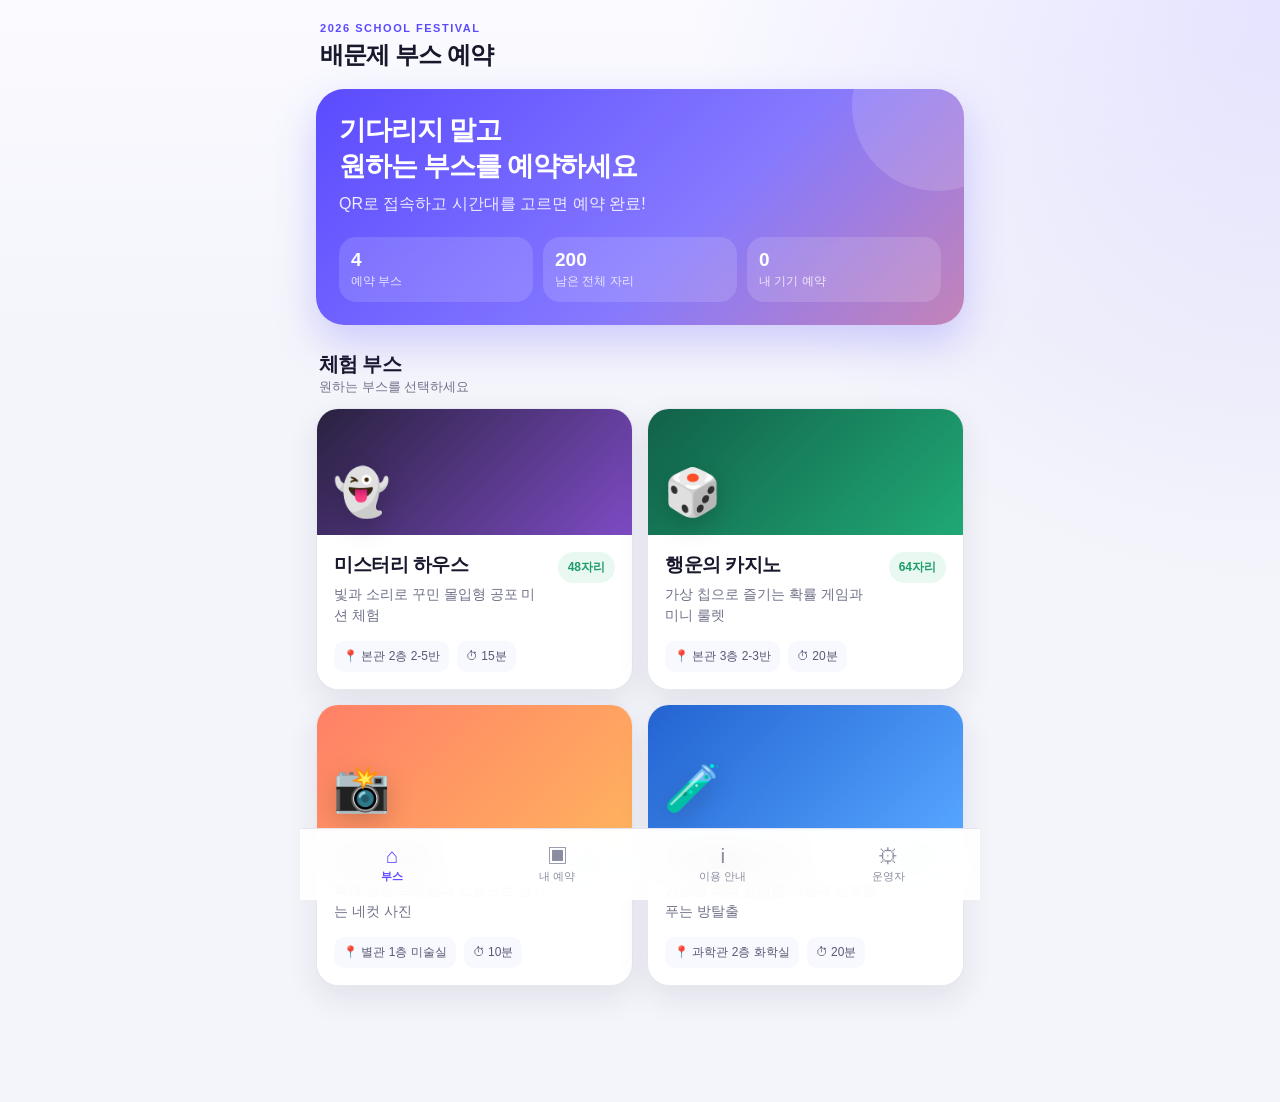
<file: index.html>
<!doctype html>
<html lang="ko">
<head>
  <meta charset="utf-8" />
  <meta name="viewport" content="width=device-width, initial-scale=1, viewport-fit=cover" />
  <meta name="theme-color" content="#5b4bff" />
  <meta name="description" content="학교 축제 부스 체험 예약 앱" />
  <meta name="apple-mobile-web-app-capable" content="yes" />
  <meta name="apple-mobile-web-app-status-bar-style" content="default" />
  <meta name="apple-mobile-web-app-title" content="축제예약" />
  <link rel="manifest" href="manifest.json" />
  <link rel="apple-touch-icon" href="icons/icon-192.png" />
  <link rel="icon" href="icons/icon-192.png" />
  <link rel="stylesheet" href="styles.css" />
  <title>배문제 부스 예약</title>
</head>
<body>
  <div class="app-shell">
    <header class="topbar">
      <div>
        <p class="eyebrow">2026 SCHOOL FESTIVAL</p>
        <h1>배문제 부스 예약</h1>
      </div>
      <button id="installButton" class="icon-button hidden" aria-label="앱 설치">＋</button>
    </header>

    <main id="app" class="content" aria-live="polite"></main>

    <nav class="bottom-nav" aria-label="주요 메뉴">
      <button class="nav-item active" data-route="home">
        <span class="nav-icon">⌂</span><span>부스</span>
      </button>
      <button class="nav-item" data-route="reservations">
        <span class="nav-icon">▣</span><span>내 예약</span>
      </button>
      <button class="nav-item" data-route="guide">
        <span class="nav-icon">i</span><span>이용 안내</span>
      </button>
      <button class="nav-item" data-route="admin">
        <span class="nav-icon">⚙</span><span>운영자</span>
      </button>
    </nav>
  </div>

  <div id="toast" class="toast" role="status" aria-live="polite"></div>
  <script src="app.js" defer></script>
</body>
</html>
</file>
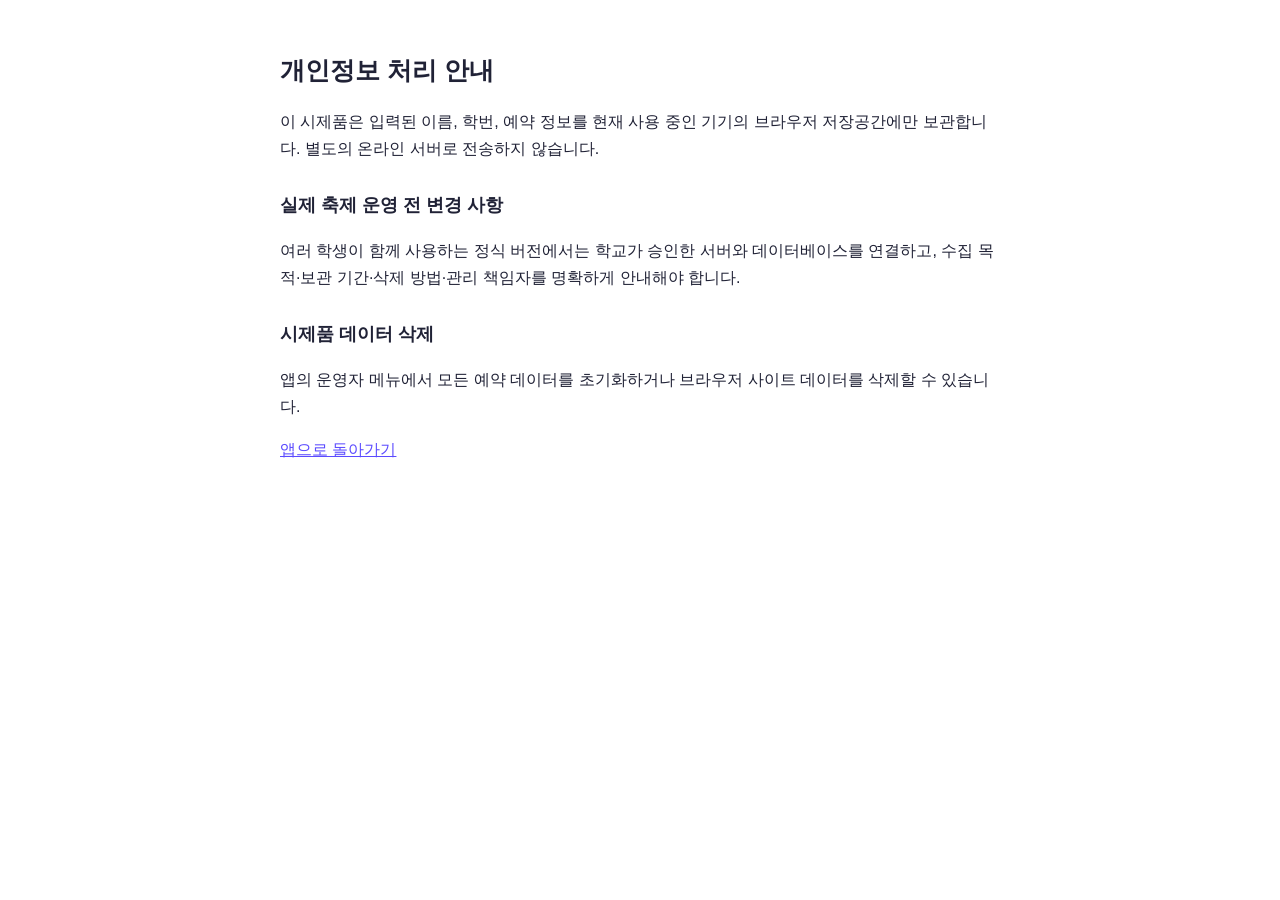
<file: privacy.html>
<!doctype html><html lang="ko"><head><meta charset="utf-8"><meta name="viewport" content="width=device-width,initial-scale=1"><title>개인정보 안내</title><style>body{font-family:-apple-system,BlinkMacSystemFont,"Segoe UI",sans-serif;max-width:720px;margin:0 auto;padding:32px 20px;line-height:1.7;color:#202236}h1{font-size:25px}h2{margin-top:28px;font-size:18px}a{color:#5b4bff}</style></head><body><h1>개인정보 처리 안내</h1><p>이 시제품은 입력된 이름, 학번, 예약 정보를 현재 사용 중인 기기의 브라우저 저장공간에만 보관합니다. 별도의 온라인 서버로 전송하지 않습니다.</p><h2>실제 축제 운영 전 변경 사항</h2><p>여러 학생이 함께 사용하는 정식 버전에서는 학교가 승인한 서버와 데이터베이스를 연결하고, 수집 목적·보관 기간·삭제 방법·관리 책임자를 명확하게 안내해야 합니다.</p><h2>시제품 데이터 삭제</h2><p>앱의 운영자 메뉴에서 모든 예약 데이터를 초기화하거나 브라우저 사이트 데이터를 삭제할 수 있습니다.</p><p><a href="index.html">앱으로 돌아가기</a></p></body></html>
</file>
<file: styles.css>
:root {
  --bg: #f4f5fb;
  --surface: #ffffff;
  --surface-soft: #f8f8ff;
  --text: #17182b;
  --muted: #70728a;
  --primary: #5b4bff;
  --primary-dark: #4637dc;
  --accent: #ff7a59;
  --success: #1f9d6a;
  --danger: #e34b5f;
  --border: #e4e5ef;
  --shadow: 0 12px 32px rgba(28, 29, 60, 0.09);
  --radius: 22px;
}

* { box-sizing: border-box; }
html { background: var(--bg); }
body {
  margin: 0;
  min-height: 100vh;
  color: var(--text);
  background:
    radial-gradient(circle at top right, rgba(91,75,255,.13), transparent 35%),
    linear-gradient(180deg, #fafaff 0, var(--bg) 340px);
  font-family: -apple-system, BlinkMacSystemFont, "Segoe UI", "Noto Sans KR", sans-serif;
}
button, input, select { font: inherit; }
button { -webkit-tap-highlight-color: transparent; }

.app-shell { width: min(100%, 680px); margin: 0 auto; min-height: 100vh; padding-bottom: 92px; }
.topbar {
  display: flex; align-items: center; justify-content: space-between;
  padding: calc(22px + env(safe-area-inset-top)) 20px 18px;
}
.eyebrow { margin: 0 0 5px; color: var(--primary); font-size: 11px; font-weight: 800; letter-spacing: .14em; }
h1 { margin: 0; font-size: 24px; letter-spacing: -.04em; }
h2, h3, p { overflow-wrap: anywhere; }
.content { padding: 0 16px 24px; }

.hero {
  position: relative; overflow: hidden; padding: 23px;
  border-radius: 28px; color: white;
  background: linear-gradient(135deg, #5b4bff 0%, #8579ff 58%, #ff8d72 140%);
  box-shadow: 0 18px 42px rgba(91,75,255,.25);
}
.hero::after { content:""; position:absolute; width:170px; height:170px; border-radius:50%; right:-58px; top:-68px; background:rgba(255,255,255,.14); }
.hero h2 { position:relative; margin:0 0 8px; font-size:27px; letter-spacing:-.04em; }
.hero p { position:relative; margin:0; line-height:1.55; color:rgba(255,255,255,.88); }
.hero-stats { position:relative; display:flex; gap:10px; margin-top:20px; }
.stat { flex:1; padding:12px; border-radius:17px; background:rgba(255,255,255,.14); backdrop-filter:blur(8px); }
.stat strong { display:block; font-size:19px; }
.stat span { font-size:12px; color:rgba(255,255,255,.8); }

.section-head { display:flex; align-items:end; justify-content:space-between; gap:12px; margin:26px 3px 12px; }
.section-head h2 { margin:0; font-size:20px; letter-spacing:-.035em; }
.section-head p { margin:0; color:var(--muted); font-size:13px; }

.booth-grid { display:grid; gap:14px; }
.booth-card, .panel, .reservation-card {
  background:var(--surface); border:1px solid rgba(228,229,239,.9); border-radius:var(--radius); box-shadow:var(--shadow);
}
.booth-card { overflow:hidden; cursor:pointer; transition:transform .18s ease, box-shadow .18s ease; }
.booth-card:active { transform:scale(.985); }
.booth-art { min-height:126px; display:flex; align-items:flex-end; padding:16px; color:#fff; }
.booth-art .emoji { font-size:46px; filter:drop-shadow(0 7px 12px rgba(0,0,0,.18)); }
.booth-body { padding:17px; }
.booth-topline { display:flex; align-items:flex-start; justify-content:space-between; gap:12px; }
.booth-topline h3 { margin:0 0 6px; font-size:19px; letter-spacing:-.025em; }
.booth-body p { margin:0; color:var(--muted); font-size:14px; line-height:1.5; }
.badge { display:inline-flex; align-items:center; gap:5px; white-space:nowrap; padding:7px 10px; border-radius:999px; font-size:12px; font-weight:700; }
.badge.open { background:#eaf8f2; color:var(--success); }
.badge.hot { background:#fff0ec; color:#d75837; }
.meta-row { display:flex; flex-wrap:wrap; gap:8px; margin-top:15px; }
.meta { padding:7px 9px; border-radius:10px; background:var(--surface-soft); color:#565971; font-size:12px; }

.icon-button, .back-button { border:0; background:var(--surface); color:var(--text); box-shadow:var(--shadow); cursor:pointer; }
.icon-button { width:42px; height:42px; border-radius:14px; font-size:24px; }
.back-button { padding:10px 13px; border-radius:13px; margin-bottom:14px; font-weight:700; }
.hidden { display:none !important; }

.detail-banner { min-height:190px; border-radius:28px; padding:22px; color:white; display:flex; flex-direction:column; justify-content:flex-end; box-shadow:var(--shadow); }
.detail-banner .emoji { font-size:57px; }
.detail-banner h2 { margin:10px 0 5px; font-size:28px; }
.detail-banner p { margin:0; color:rgba(255,255,255,.86); }
.panel { padding:19px; margin-top:15px; }
.panel h3 { margin:0 0 14px; font-size:17px; }
.info-list { display:grid; gap:11px; }
.info-row { display:flex; gap:12px; align-items:flex-start; color:#4f5268; line-height:1.45; }
.info-row strong { min-width:64px; color:var(--text); }

.slot-grid { display:grid; grid-template-columns:repeat(2, 1fr); gap:10px; }
.slot {
  padding:13px 10px; border:1px solid var(--border); border-radius:15px; background:white; cursor:pointer; text-align:left;
}
.slot strong { display:block; margin-bottom:4px; }
.slot span { font-size:12px; color:var(--muted); }
.slot.selected { border-color:var(--primary); background:#f0eeff; box-shadow:0 0 0 2px rgba(91,75,255,.12); }
.slot.full { opacity:.45; cursor:not-allowed; }

.form-grid { display:grid; gap:12px; }
.field label { display:block; margin:0 0 7px; font-size:13px; font-weight:700; }
.field input, .field select {
  width:100%; padding:14px 15px; border:1px solid var(--border); border-radius:14px; background:#fbfbfe; color:var(--text); outline:none;
}
.field input:focus, .field select:focus { border-color:var(--primary); box-shadow:0 0 0 3px rgba(91,75,255,.1); }
.check-row { display:flex; gap:9px; align-items:flex-start; font-size:13px; line-height:1.45; color:#55586e; }
.check-row input { margin-top:3px; }
.primary-button, .secondary-button, .danger-button {
  width:100%; border:0; border-radius:15px; padding:15px 17px; font-weight:800; cursor:pointer;
}
.primary-button { background:var(--primary); color:white; box-shadow:0 10px 20px rgba(91,75,255,.22); }
.primary-button:active { background:var(--primary-dark); }
.secondary-button { background:#eeecff; color:var(--primary-dark); }
.danger-button { background:#fff0f2; color:var(--danger); }
.button-row { display:grid; grid-template-columns:1fr 1fr; gap:10px; }

.empty { text-align:center; padding:42px 20px; color:var(--muted); }
.empty .emoji { display:block; font-size:48px; margin-bottom:12px; }
.reservation-card { padding:18px; margin-bottom:12px; }
.reservation-card h3 { margin:0 0 5px; }
.reservation-card p { margin:5px 0; color:var(--muted); font-size:14px; }
.reservation-code { margin:14px 0; padding:14px; border-radius:14px; background:#17182b; color:#fff; text-align:center; letter-spacing:.18em; font-weight:900; }
.status-line { display:flex; justify-content:space-between; align-items:center; gap:8px; margin-bottom:12px; }

.guide-list { display:grid; gap:13px; }
.guide-item { display:flex; gap:14px; align-items:flex-start; padding:17px; border-radius:18px; background:var(--surface); border:1px solid var(--border); }
.guide-number { flex:0 0 auto; width:32px; height:32px; display:grid; place-items:center; border-radius:11px; color:white; background:var(--primary); font-weight:800; }
.guide-item h3 { margin:0 0 4px; font-size:16px; }
.guide-item p { margin:0; color:var(--muted); font-size:13px; line-height:1.5; }
.notice { padding:14px 15px; border-radius:15px; background:#fff8e8; color:#8a6112; font-size:13px; line-height:1.5; }

.admin-table { width:100%; border-collapse:collapse; font-size:13px; }
.admin-table th, .admin-table td { padding:10px 7px; border-bottom:1px solid var(--border); text-align:left; }
.admin-table th { color:var(--muted); font-size:12px; }

.bottom-nav {
  position:fixed; z-index:20; left:50%; bottom:0; transform:translateX(-50%); width:min(100%,680px);
  display:grid; grid-template-columns:repeat(4,1fr); padding:9px 9px calc(9px + env(safe-area-inset-bottom));
  background:rgba(255,255,255,.92); border-top:1px solid rgba(226,227,238,.9); backdrop-filter:blur(16px);
}
.nav-item { border:0; background:transparent; color:#8a8ca0; padding:7px 2px; display:grid; gap:3px; place-items:center; font-size:11px; cursor:pointer; }
.nav-icon { font-size:21px; line-height:1; }
.nav-item.active { color:var(--primary); font-weight:800; }
.toast { position:fixed; z-index:50; left:50%; bottom:96px; transform:translate(-50%,18px); opacity:0; pointer-events:none; padding:12px 16px; border-radius:13px; background:#17182b; color:#fff; font-size:13px; transition:.25s ease; box-shadow:var(--shadow); }
.toast.show { opacity:1; transform:translate(-50%,0); }
.small { font-size:12px; color:var(--muted); line-height:1.5; }

@media (min-width:600px) {
  .booth-grid { grid-template-columns:repeat(2,1fr); }
  .slot-grid { grid-template-columns:repeat(3,1fr); }
}
</file>
